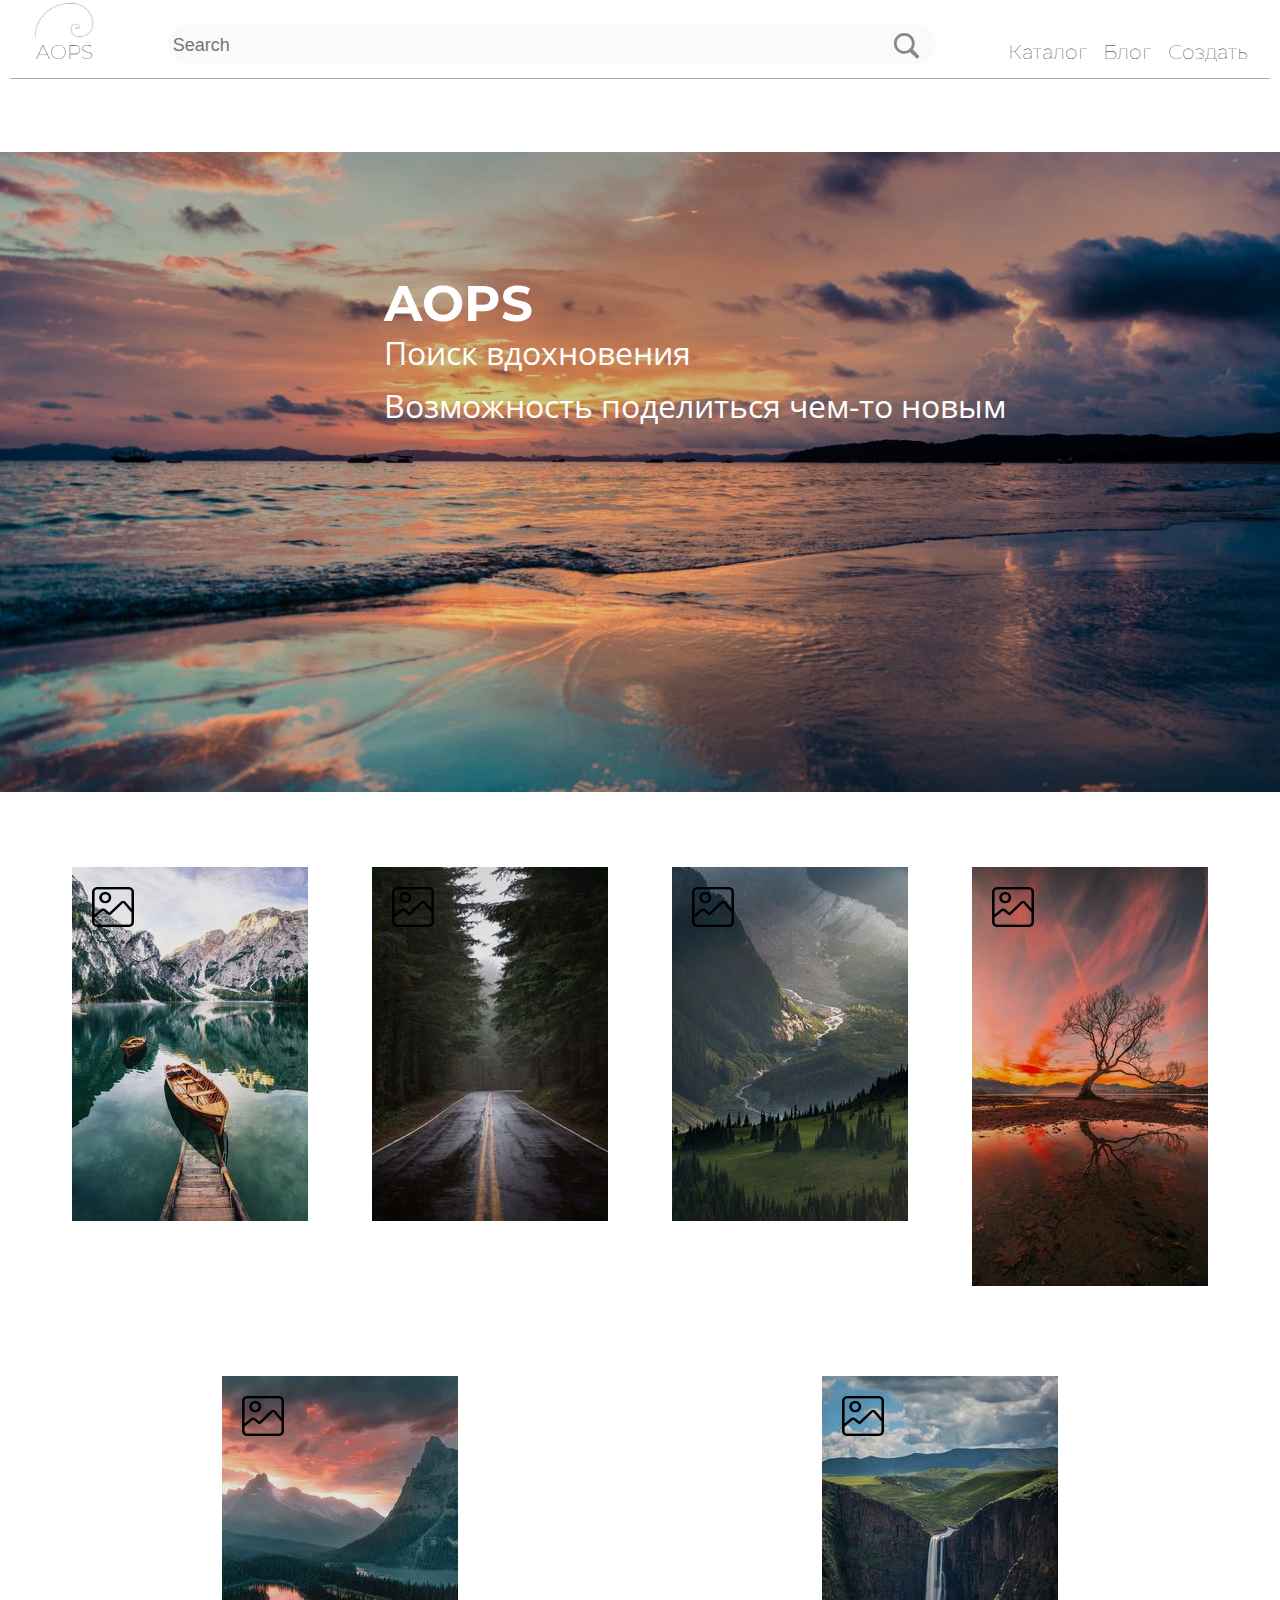
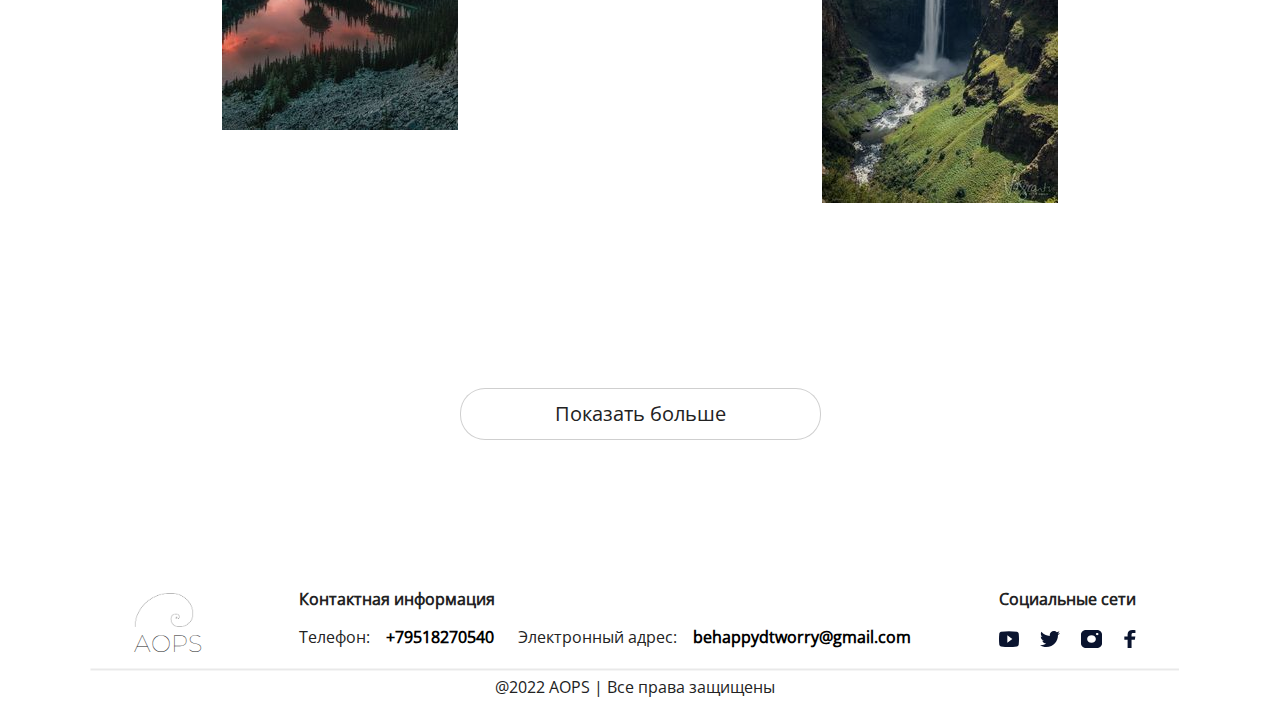
<file: index.html>
<!DOCTYPE HTML>
<html lang="ru">

<head>
	<title>AOPS - upload & download photo simply</title>
	<meta name="viewport" content="width=device-width, initial-scale=1">
	<link rel="stylesheet" href="assets\css\reset.css">
	<link href="assets\css\outlines.css" rel="stylesheet">
	<meta charset="utf-8">
	<link rel="shortcut icon" type="image/jpg" href="assets\imgs\favicon.ico" />
</head>

<body>
	<header class="header">
		<div class="wrapper">
			<div class="header__wrapper">
				<div class="header__top-wrapper">
					<div class="header__logo">
						<a href="index.html" class="logo__link">
							<img src="assets\imgs\logo.png" alt="logo" class="logo__pic">
						</a>
						<br />
						<span class="logo__text">AOPS</span>
					</div>
					<div class="header__search-panel">
						<input type="text" maxlength= "12" placeholder="Search" class="searchbar">
						<img src="assets\imgs\search-glass.svg" alt="search icon" class="button">
					  </div>
					<div class="hamburger-menu">
						<input id="menu__toggle" type="checkbox" />
						<label class="menu__btn" for="menu__toggle">
							<span></span>
						</label>

						<nav class="header__catalog">
							<a class="header__catalog-item" href="catalog.html" id="catalog">Каталог</a>
							<a class="header__catalog-item" href="blog.html" id="blog">Блог</a>
							<a class="header__catalog-item" href="create-post.html" id="create-post">Создать</a>
						</nav>
					</div>
				</div>
			</div>
			<div class="header__border">
			<img src="assets\imgs\lines\header-border.svg" style="width:100%">
			</div>
		</div>
	</header>
	<main class="main">
		<div class="frases">
			<div class="frases-items__wrapper">
				<div class="frases__title">AOPS</div>
				<div class="frases__item">Поиск вдохновения </div>
				<div class="frases__item">Возможность поделиться чем-то новым</div>
			</div>
		</div>
		<div class="main__content-wrapper">
			<div class="galery">
				<div class="galery__item">
					<div style="height: 0;">
						<img src="assets\imgs\image-icon-2.png" alt="img-icn" class="image-icn">
					</div>
					<img src="assets\imgs\homepage\galery-item1.jpg" alt="Осень" class="post-img">
					<a href="" class="post-author">John Curle</a>
					<a href="" class="tag">nature</a>
				</div>

				<div class="galery__item">
					<div style="height: 0;">
						<img src="assets\imgs\image-icon-2.png" alt="img-icn" class="image-icn">
					</div>
					<img src="assets\imgs\homepage\galery-item2.jpg" alt="Осень" class="post-img">
					<a href="" class="post-author">John Curle</a>
					<a href="" class="tag">nature</a>
				</div>

				<div class="galery__item">
					<div style="height: 0;">
						<img src="assets\imgs\image-icon-2.png" alt="img-icn" class="image-icn">
					</div>
					<img src="assets\imgs\homepage\galery-item3.jpg" alt="Осень" class="post-img">
					<a href="" class="post-author">John Curle</a>
					<a href="" class="tag">nature</a>
				</div>

				<div class="galery__item">
					<div style="height: 0;">
						<img src="assets\imgs\image-icon-2.png" alt="img-icn" class="image-icn">
					</div>
					<img src="assets\imgs\homepage\galery-item4.jpg" alt="Осень" class="post-img">
					<a href="" class="post-author">John Curle</a>
					<a href="" class="tag">nature</a>
				</div>

				<div class="galery__item">
					<div style="height: 0;">
						<img src="assets\imgs\image-icon-2.png" alt="img-icn" class="image-icn">
					</div>
					<img src="assets\imgs\homepage\galery-item5.jpg" alt="Осень" class="post-img">
					<a href="" class="post-author">John Curle</a>
					<a href="" class="tag">nature</a>
				</div>

				<div class="galery__item">
					<div style="height: 0;">
						<img src="assets\imgs\image-icon-2.png" alt="img-icn" class="image-icn">
					</div>
					<img src="assets\imgs\homepage\galery-item6.jpg" alt="Осень" class="post-img">
					<a href="" class="post-author">John Curle</a>
					<a href="" class="tag">nature</a>
				</div>

			</div>
			<div class="show-more-btn_wrapper">
				<button class="show-more-btn" onclick="loadFakeImages()">
					<span class="show-more-btn__text">
						Показать больше
					</span>
				</button>
			</div>
		</div>

	</main>
	<footer>
		<div class="footer__first-line">
			<div class="footer__logo">
				<a href="/" class="logo__link">
					<img src="assets\imgs\logo.png" alt="logo" class="logo__pic">
				</a>
				<br />
				<span class="logo__text">AOPS</span>
			</div>
			<div class="contact-us">
				<span class="bold-text">Контактная информация</span>
				<br />
				<br />
				<span class="contact-us__phone">
					Телефон:
					&nbsp;&nbsp;
					<a href="+79518270540"><span class="bold-text">+79518270540</span></a>
					&nbsp;&nbsp;&nbsp;&nbsp;
				</span>
				<span class="contact-us__mail">
					Электронный адрес:
					&nbsp;&nbsp;
					<a href="mailto:behappydtworry@gmail.com"><span
							class="bold-text">behappydtworry@gmail.com</span></a>
				</span>
			</div>
			<div class="socials">
				<span class="socials__title">
					<b class="socials__title__text bold-text">Социальные сети</b>
				</span>
				<br />
				<br />
				<div class="socials__icons">
					<div class="socials__icon">
						<img src="assets\imgs\social-icons\youtube.svg" alt="youtube-link">
					</div>
					<div class="socials__icon">
						<img src="assets\imgs\social-icons\twitter.svg" alt="twitter-link">
					</div>
					<div class="socials__icon">
						<img src="assets\imgs\social-icons\instagram.svg" alt="instagram-link">
					</div>
					<div class="socials__icon">
						<img src="assets\imgs\social-icons\facebook.svg" alt="facebook-link">
					</div>
				</div>
			</div>
			<div class="footer-inner-border">
				<img src="assets\imgs\lines\footer-border.svg">
			</div>
			<div class="rights">
				<span class="rights__inner">
					@2022 AOPS | Все права защищены
				</span>
			</div>
	</footer>
</body>
<script src="assets\scripts\loadNewPosts.js"></script>
<script src="assets\scripts\loadFakeData.js"></script>
</html>
</file>
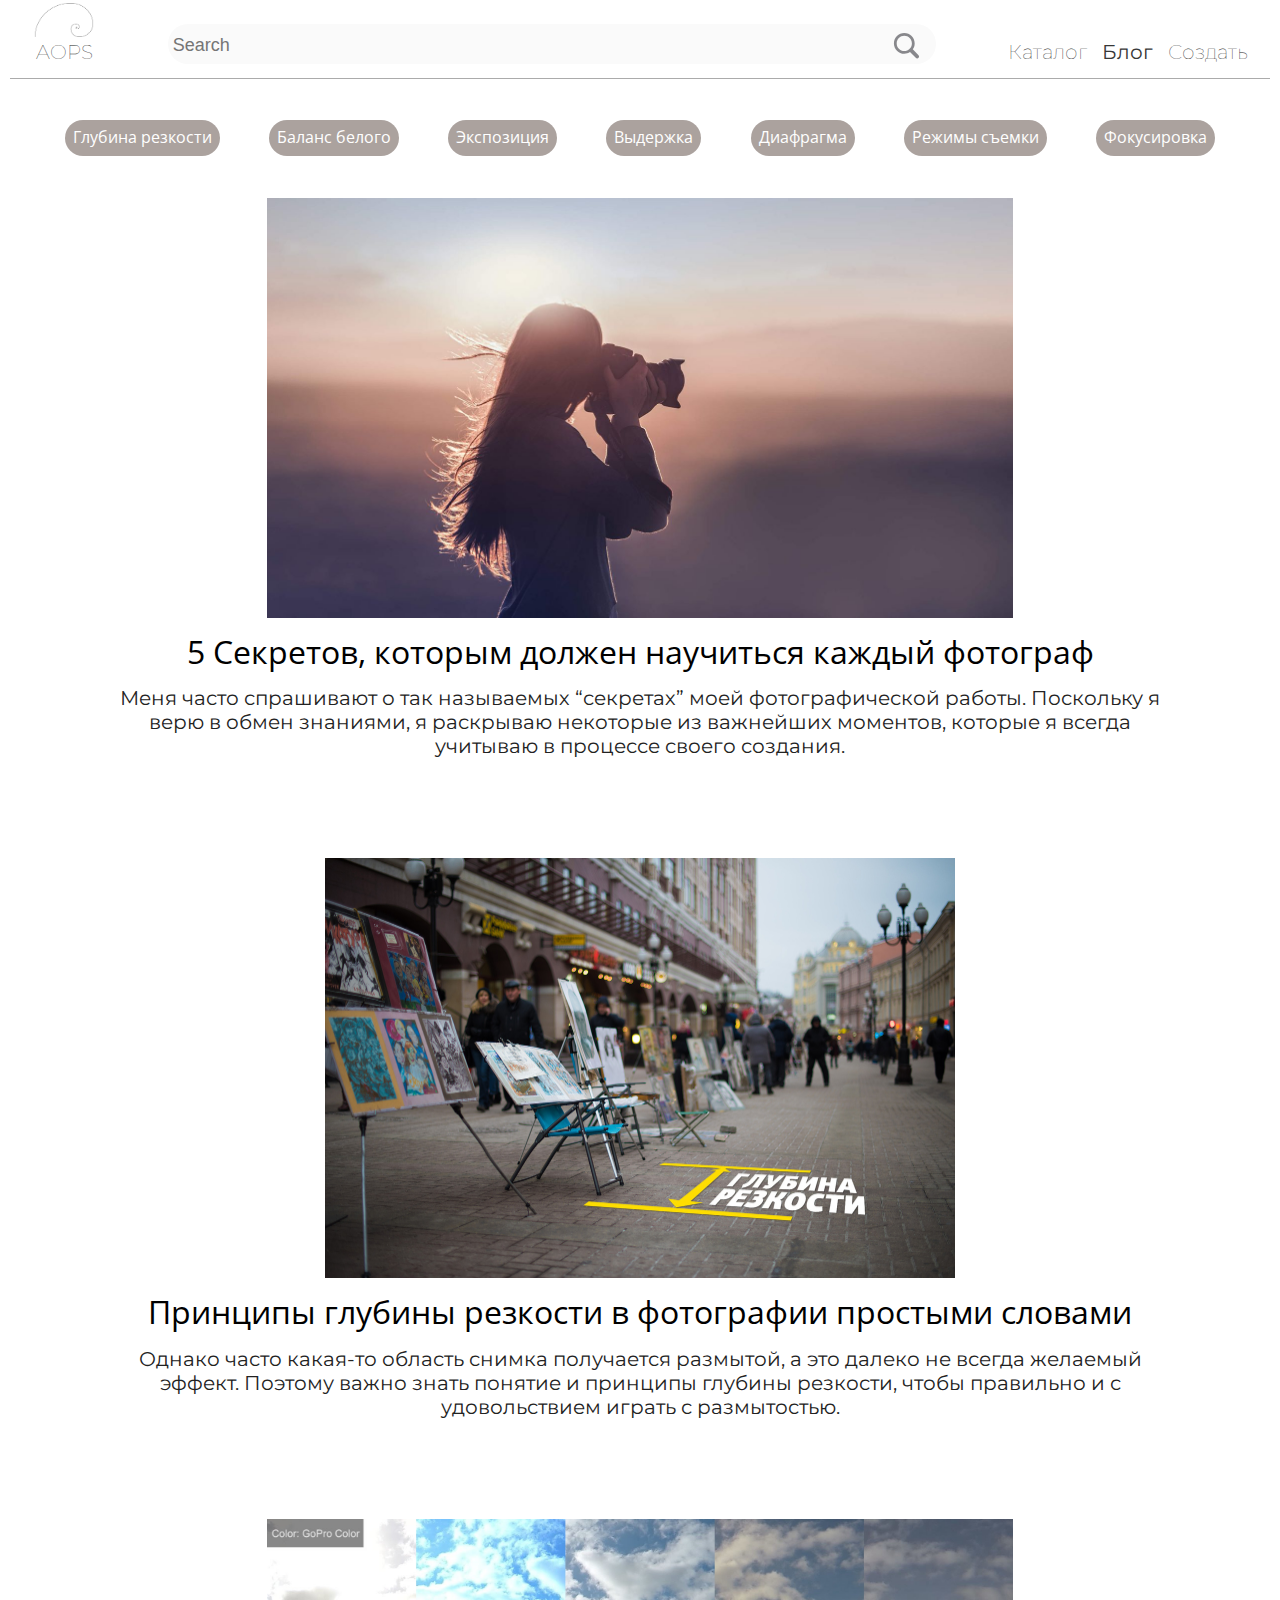
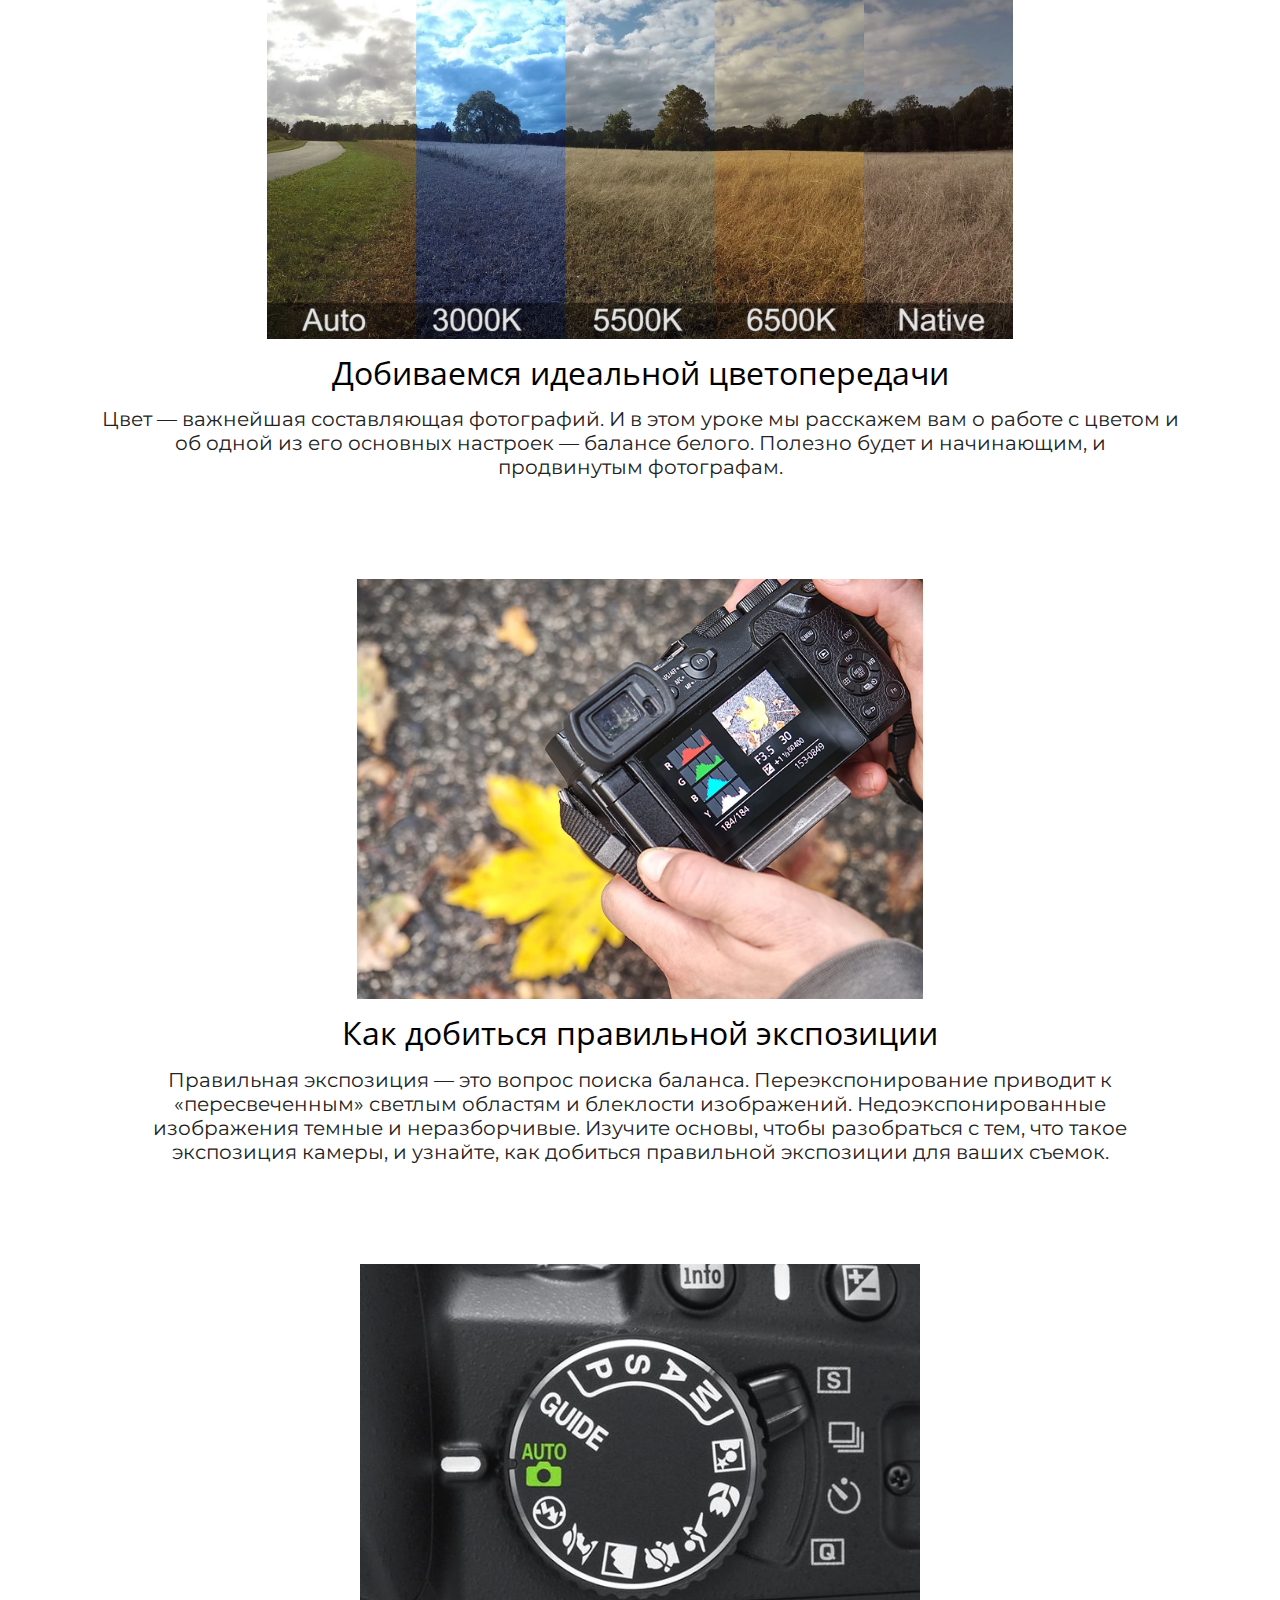
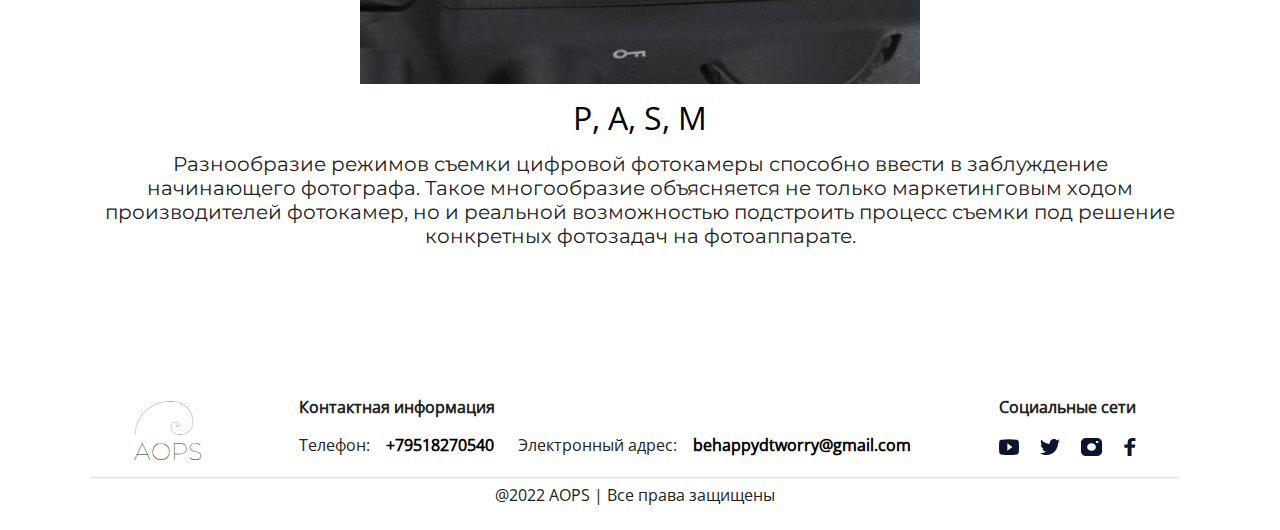
<file: blog.html>
<!DOCTYPE HTML>
<html lang="ru">

<head>
	<title>AOPS - upload & download photo simply</title>
	<meta name="viewport" content="width=device-width">
	<link rel="stylesheet" href="assets\css\reset.css">
	<link rel="stylesheet" href="assets\css\blog\filter.css">
	<link rel="stylesheet" href="assets\css\blog\article.css">
	<link rel="stylesheet" href="assets\css\outlines.css">
	<meta charset="utf-8">
	<script src="assets\scripts\detectPage.js"></script>
	<link rel="shortcut icon" type="image/jpg" href="assets\imgs\favicon.ico" />
</head>

<body>
	<header class="header">
		<div class="wrapper">
			<div class="header__wrapper">
				<div class="header__top-wrapper">
					<div class="header__logo">
						<a href="index.html" class="logo__link">
							<img src="assets\imgs\logo.png" alt="logo" class="logo__pic">
						</a>
						<br />
						<span class="logo__text">AOPS</span>
					</div>
					<div class="header__search-panel">
						<input type="text" maxlength= "12" placeholder="Search" class="searchbar">
						<img src="assets\imgs\search-glass.svg" alt="search icon" class="button">
					  </div>
					<div class="hamburger-menu">
						<input id="menu__toggle" type="checkbox" />
						<label class="menu__btn" for="menu__toggle">
							<span></span>
						</label>

						<nav class="header__catalog">
							<a class="header__catalog-item" href="catalog.html" id="catalog">Каталог</a>
							<a class="header__catalog-item" href="blog.html" id="blog">Блог</a>
							<a class="header__catalog-item" href="create-post.html" id="create-post">Создать</a>
						</nav>
					</div>
				</div>
			</div>
			<div class="header__border">
			<img src="assets\imgs\lines\header-border.svg" style="width:100%">
			</div>
		</div>
	</header>
	<main class="main">
        <div class="main__content-wrapper">
            <div class="filters">
                <div class="filter">Глубина резкости</div>
                <div class="filter">Баланс белого</div>
                <div class="filter">Экспозиция</div>
                <div class="filter">Выдержка</div>
                <div class="filter">Диафрагма</div>
                <div class="filter">Режимы съемки</div>
                <div class="filter">Фокусировка</div>
            </div>
            <div class="articles">
                <div class="article">
                    <img class="article__img" src="assets\imgs\blog\first_blog_img.jfif"></img>
                    <a class="article__title font-title" href="/">5 Секретов, которым должен научиться каждый фотограф</a>
                    <div class="article__description font-description">Меня часто спрашивают о так называемых “секретах” моей
                         фотографической работы. Поскольку я верю в обмен знаниями, я раскрываю некоторые из важнейших
                          моментов, которые я всегда учитываю в процессе своего создания.</div>
                </div>
                <div class="article">
                    <img class="article__img" src="assets\imgs\blog\grip.jpg"></img>
                    <a class="article__title font-title">Принципы глубины резкости в фотографии простыми словами</a>
                    <div class="article__description font-description">Однако часто какая-то область снимка получается размытой, а это далеко
						 не всегда желаемый эффект. Поэтому важно знать понятие и принципы глубины резкости, чтобы правильно
						и с удовольствием играть с размытостью.
					</div>
                </div>
				<div class="article">
                    <img class="article__img" src="assets\imgs\blog\kak-rabotaet-avtomaticheskij-balans-belogo.jpg"></img>
                    <a class="article__title font-title">Добиваемся идеальной цветопередачи</a>
                    <div class="article__description font-description">
						Цвет — важнейшая составляющая фотографий. И в этом уроке мы расскажем вам о работе с 
						цветом и об одной из его основных настроек — балансе белого. Полезно будет и начинающим, и продвинутым фотографам.
					</div>
                </div>
                <div class="article">
                    <img class="article__img" src="assets\imgs\blog\exposure-in-photography.avif"></img>
                    <a class="article__title font-title">Как добиться правильной экспозиции</a>
                    <div class="article__description font-description">
						Правильная экспозиция — это вопрос поиска баланса. Переэкспонирование приводит к
						 «пересвеченным» светлым областям и блеклости изображений. Недоэкспонированные изображения
						  темные и неразборчивые. Изучите основы, чтобы разобраться с тем, что такое экспозиция
						   камеры, и узнайте, как добиться правильной экспозиции для ваших съемок.
					</div>
                </div>
                <div class="article">
                    <img class="article__img" src="assets\imgs\blog\regimisyemki1.jpg"></img>
                    <a class="article__title font-title">P, A, S, M</a>
                    <div class="article__description font-description">Разнообразие режимов съемки цифровой фотокамеры способно
						 ввести в заблуждение начинающего фотографа. Такое многообразие объясняется не только
						  маркетинговым ходом производителей фотокамер, но и реальной возможностью подстроить
						   процесс съемки под решение конкретных фотозадач на фотоаппарате.</div>
                </div>
            </div>
        </div>
	</main>
	<footer>
		<div class="footer__first-line">
			<div class="footer__logo">
				<a href="/" class="logo__link">
					<img src="assets\imgs\logo.png" alt="logo" class="logo__pic">
				</a>
				<br />
				<span class="logo__text">AOPS</span>
			</div>
			<div class="contact-us">
				<span class="bold-text">Контактная информация</span>
				<br />
				<br />
				<span class="contact-us__phone">
					Телефон:
					&nbsp;&nbsp;
					<a href="+79518270540"><span class="bold-text">+79518270540</span></a>
					&nbsp;&nbsp;&nbsp;&nbsp;
				</span>
				<span class="contact-us__mail">
					Электронный адрес:
					&nbsp;&nbsp;
					<a href="mailto:behappydtworry@gmail.com"><span
							class="bold-text">behappydtworry@gmail.com</span></a>
				</span>
			</div>
			<div class="socials">
				<span class="socials__title">
					<b class="socials__title__text bold-text">Социальные сети</b>
				</span>
				<br />
				<br />
				<div class="socials__icons">
					<div class="socials__icon">
						<img src="assets\imgs\social-icons\youtube.svg" alt="youtube-link">
					</div>
					<div class="socials__icon">
						<img src="assets\imgs\social-icons\twitter.svg" alt="twitter-link">
					</div>
					<div class="socials__icon">
						<img src="assets\imgs\social-icons\instagram.svg" alt="instagram-link">
					</div>
					<div class="socials__icon">
						<img src="assets\imgs\social-icons\facebook.svg" alt="facebook-link">
					</div>
				</div>
			</div>
			<div class="footer-inner-border">
				<img src="assets\imgs\lines\footer-border.svg">
			</div>
			<div class="rights">
				<span class="rights__inner">
					@2022 AOPS | Все права защищены
				</span>
			</div>
	</footer>
</body>

</html>
</file>
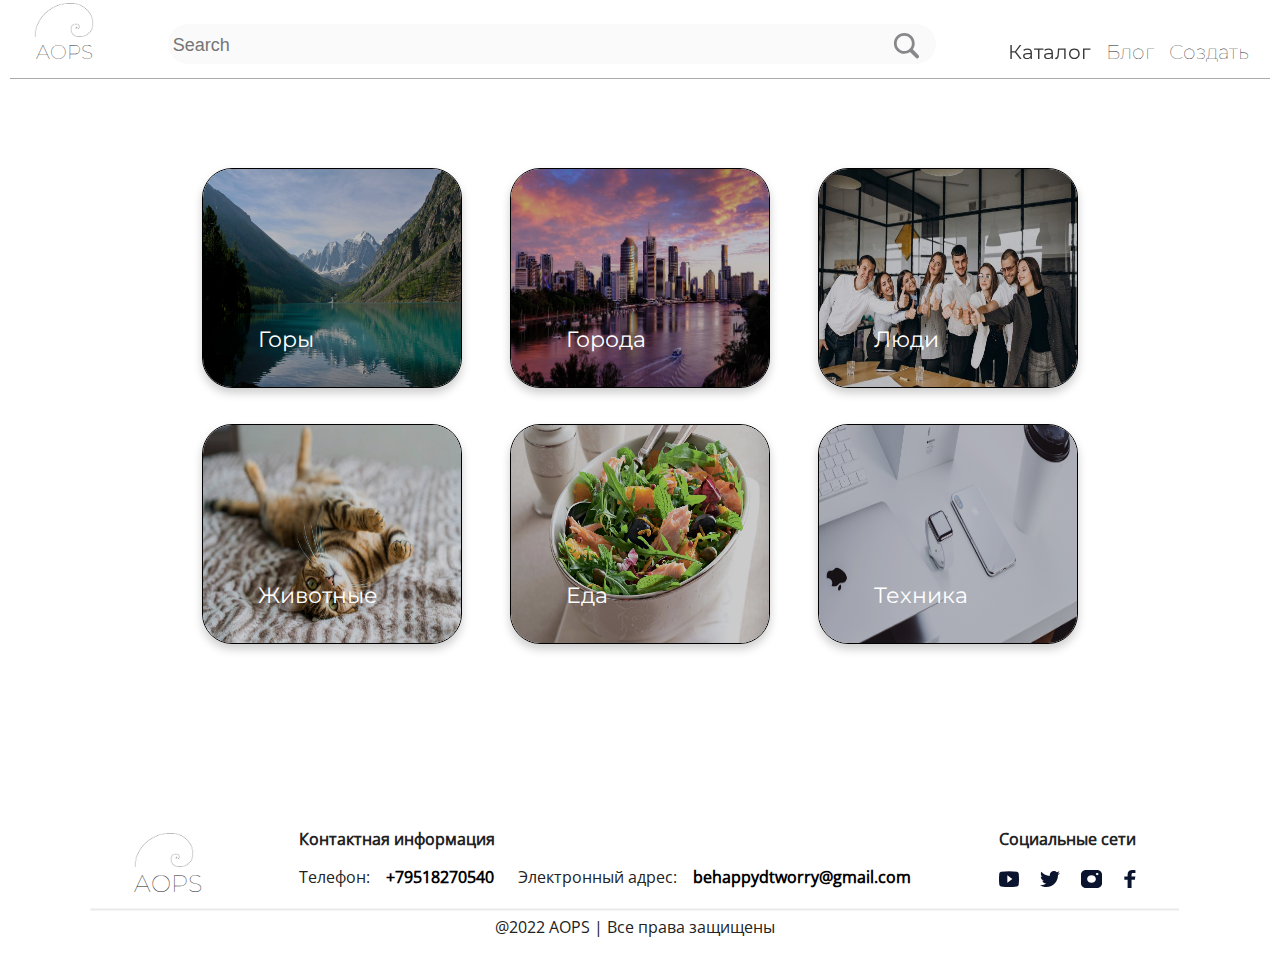
<file: catalog.html>
<!DOCTYPE HTML>
<html lang="ru">

<head>
	<title>AOPS - upload & download photo simply</title>
	<meta name="viewport" content="width=device-width">
	<link rel="stylesheet" href="assets\css\reset.css">
	<link rel="stylesheet" href="assets\css\outlines.css">
	<link rel="stylesheet" href="assets\css\catalog\categories.css">
	<meta charset="utf-8">
	<script src="assets\scripts\detectPage.js"></script>
	<link rel="shortcut icon" type="image/jpg" href="assets\imgs\favicon.ico" />
</head>

<body>
	<header class="header">
		<div class="wrapper">
			<div class="header__wrapper">
				<div class="header__top-wrapper">
					<div class="header__logo">
						<a href="index.html" class="logo__link">
							<img src="assets\imgs\logo.png" alt="logo" class="logo__pic">
						</a>
						<br />
						<span class="logo__text">AOPS</span>
					</div>
					<div class="header__search-panel">
						<input type="text" maxlength= "12" placeholder="Search" class="searchbar">
						<img src="assets\imgs\search-glass.svg" alt="search icon" class="button">
					  </div>
					<div class="hamburger-menu">
						<input id="menu__toggle" type="checkbox" />
						<label class="menu__btn" for="menu__toggle">
							<span></span>
						</label>

						<nav class="header__catalog">
							<a class="header__catalog-item" href="catalog.html" id="catalog">Каталог</a>
							<a class="header__catalog-item" href="blog.html" id="blog">Блог</a>
							<a class="header__catalog-item" href="create-post.html" id="create-post">Создать</a>
						</nav>
					</div>
				</div>
			</div>
			<div class="header__border">
			<img src="assets\imgs\lines\header-border.svg" style="width:100%">
			</div>
		</div>
	</header>
	<main class="main">
		<div class="main__content-wrapper">
            <div class="categories">
                <a href="" class="category">
                    <img src="assets\imgs\categories\Altai-.jpg" alt="" class="category__img">
                    <span class="category__title font-title">Горы</span>
                </a>
                <a href="" class="category">
                    <img src="assets\imgs\categories\city.jpg" alt="" class="category__img">
                    <span class="category__title font-title">Города</span>
                </a>
                <a href="" class="category">
                    <img src="assets\imgs\categories\people.jfif" alt="" class="category__img">
                    <span class="category__title font-title">Люди</span>
                </a>
                <a href="" class="category">
                    <img src="assets\imgs\categories\cats.jpg" alt="" class="category__img">
                    <span class="category__title font-title">Животные</span>
                </a>
                <a href="" class="category">
                    <img src="assets\imgs\categories\food.jfif" alt="" class="category__img">
                    <span class="category__title font-title">Еда</span></a>
                <a href="" class="category">
                    <img src="assets\imgs\categories\tech.jpg" alt="" class="category__img">
                    <span class="category__title font-title">Техника</span>
                </a>
            </div>
        </div>
    </main>
	<footer>
		<div class="footer__first-line">
			<div class="footer__logo">
				<a href="/" class="logo__link">
					<img src="assets\imgs\logo.png" alt="logo" class="logo__pic">
				</a>
				<br />
				<span class="logo__text">AOPS</span>
			</div>
			<div class="contact-us">
				<span class="bold-text">Контактная информация</span>
				<br />
				<br />
				<span class="contact-us__phone">
					Телефон:
					&nbsp;&nbsp;
					<a href="+79518270540"><span class="bold-text">+79518270540</span></a>
					&nbsp;&nbsp;&nbsp;&nbsp;
				</span>
				<span class="contact-us__mail">
					Электронный адрес:
					&nbsp;&nbsp;
					<a href="mailto:behappydtworry@gmail.com"><span
							class="bold-text">behappydtworry@gmail.com</span></a>
				</span>
			</div>
			<div class="socials">
				<span class="socials__title">
					<b class="socials__title__text bold-text">Социальные сети</b>
				</span>
				<br />
				<br />
				<div class="socials__icons">
					<div class="socials__icon">
						<img src="assets\imgs\social-icons\youtube.svg" alt="youtube-link">
					</div>
					<div class="socials__icon">
						<img src="assets\imgs\social-icons\twitter.svg" alt="twitter-link">
					</div>
					<div class="socials__icon">
						<img src="assets\imgs\social-icons\instagram.svg" alt="instagram-link">
					</div>
					<div class="socials__icon">
						<img src="assets\imgs\social-icons\facebook.svg" alt="facebook-link">
					</div>
				</div>
			</div>
			<div class="footer-inner-border">
				<img src="assets\imgs\lines\footer-border.svg">
			</div>
			<div class="rights">
				<span class="rights__inner">
					@2022 AOPS | Все права защищены
				</span>
			</div>
	</footer>
</body>

</html>
</file>
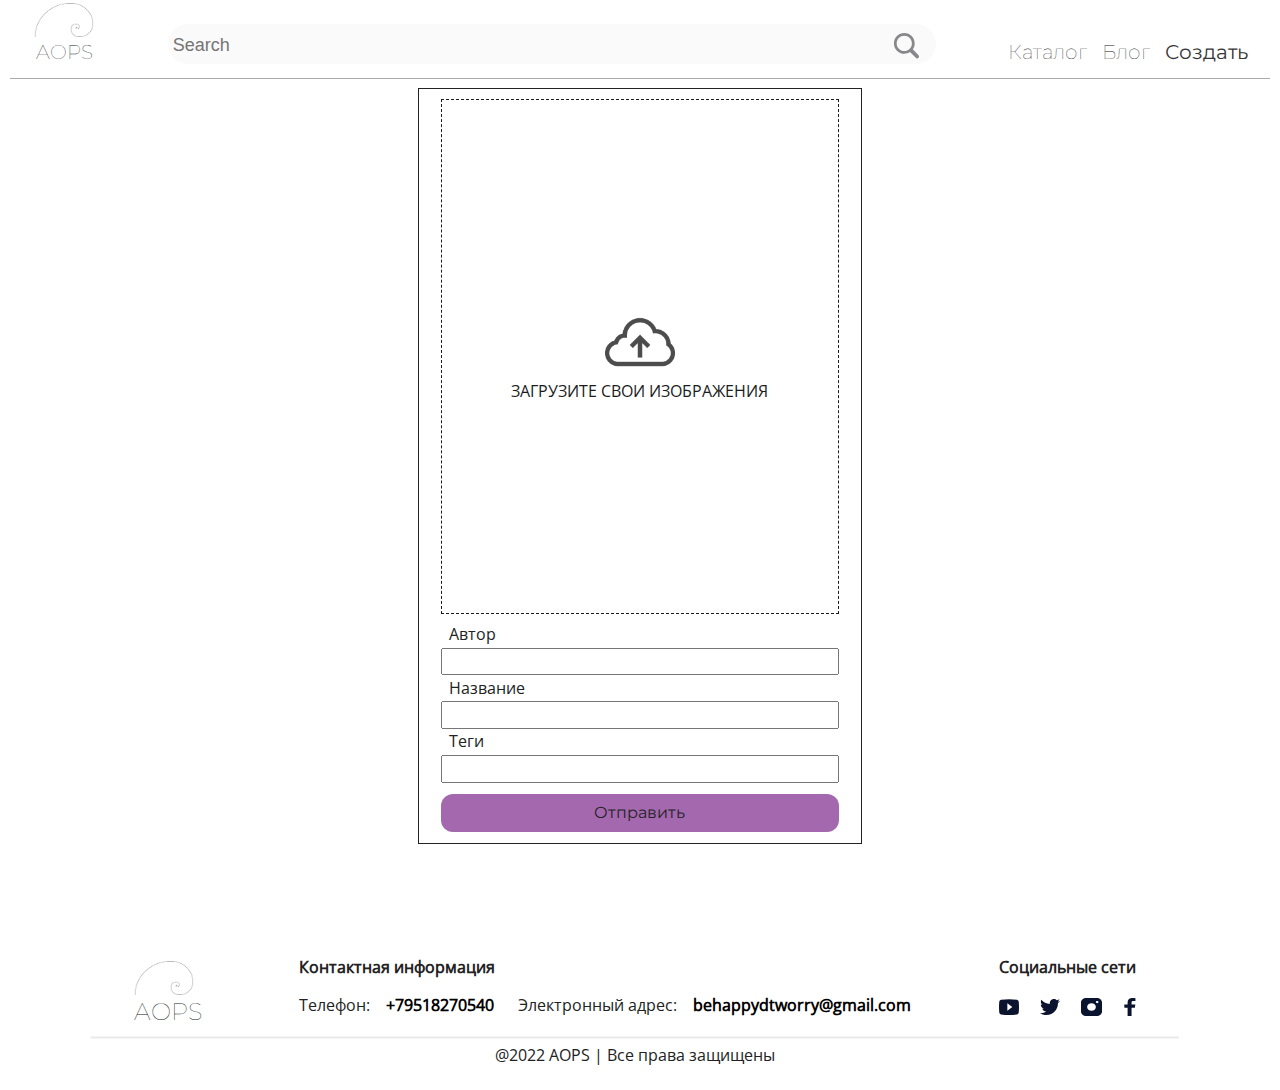
<file: create-post.html>
<!DOCTYPE HTML>
<html lang="ru">

<head>
	<title>AOPS - upload & download photo simply</title>
	<meta name="viewport" content="width=device-width">
	<link rel="stylesheet" href="assets\css\reset.css">
	<link href="assets\css\outlines.css" rel="stylesheet">
	<link href="assets\css\create-post.css" rel="stylesheet">
	<meta charset="utf-8">
	<link rel="shortcut icon" type="image/jpg" href="assets\imgs\favicon.ico" />
    <script src="assets\scripts\detectPage.js"></script>
</head>

<body>
	<header class="header">
		<div class="wrapper">
			<div class="header__wrapper">
				<div class="header__top-wrapper">
					<div class="header__logo">
						<a href="index.html" class="logo__link">
							<img src="assets\imgs\logo.png" alt="logo" class="logo__pic">
						</a>
						<br />
						<span class="logo__text">AOPS</span>
					</div>
					<div class="header__search-panel">
						<input type="text" maxlength= "12" placeholder="Search" class="searchbar">
						<img src="assets\imgs\search-glass.svg" alt="search icon" class="button">
					  </div>
					<div class="hamburger-menu">
						<input id="menu__toggle" type="checkbox" />
						<label class="menu__btn" for="menu__toggle">
							<span></span>
						</label>

						<nav class="header__catalog">
							<a class="header__catalog-item" href="catalog.html" id="catalog">Каталог</a>
							<a class="header__catalog-item" href="blog.html" id="blog">Блог</a>
							<a class="header__catalog-item" href="create-post.html" id="create-post">Создать</a>
						</nav>
					</div>
				</div>
			</div>
			<div class="header__border">
			<img src="assets\imgs\lines\header-border.svg" style="width:100%">
			</div>
		</div>
	</header>
    <main class="main" style="height: 80vh;">
		<div class="main__content-wrapper">
			<form class="create-post-container" id="post_form">
				<label id="custom-file-upload">
					<!-- Choose images to upload (PNG, JPG) -->
					<input type="file" id="post_image" name="post_image" accept="image/*"
					onchange="handleFiles(this.files)"
					multiple>
					<img src="assets\imgs\cloud.png" alt="" width="80px" height="80px" style="opacity: 0.7;">
					<div class="custom-file-upload__text">Загрузите свои изображения</div>
					<div id="gallery"></div>
				</label>
				<label for="autor_name" class="post-for-item">Автор</label>
				<input type="text" id="autor_name" name="autor_name" required>
				<label for="post_title" class="post-for-item">Название</label>
				<input type="text" id="post_title" name="post_title" required>
				<label for="post_tags" class="post-for-item">Теги</label>
				<input type="text" id="post_tags" name="post_tags" required>
				<input type="submit" value="Отправить" id="post-submit">
			</form>
        </div>
	</main>
    <footer>
		<div class="footer__first-line">
			<div class="footer__logo">
				<a href="/" class="logo__link">
					<img src="assets\imgs\logo.png" alt="logo" class="logo__pic">
				</a>
				<br />
				<span class="logo__text">AOPS</span>
			</div>
			<div class="contact-us">
				<span class="bold-text">Контактная информация</span>
				<br />
				<br />
				<span class="contact-us__phone">
					Телефон:
					&nbsp;&nbsp;
					<a href="+79518270540"><span class="bold-text">+79518270540</span></a>
					&nbsp;&nbsp;&nbsp;&nbsp;
				</span>
				<span class="contact-us__mail">
					Электронный адрес:
					&nbsp;&nbsp;
					<a href="mailto:behappydtworry@gmail.com"><span
							class="bold-text">behappydtworry@gmail.com</span></a>
				</span>
			</div>
			<div class="socials">
				<span class="socials__title">
					<b class="socials__title__text bold-text">Социальные сети</b>
				</span>
				<br />
				<br />
				<div class="socials__icons">
					<div class="socials__icon">
						<img src="assets\imgs\social-icons\youtube.svg" alt="youtube-link">
					</div>
					<div class="socials__icon">
						<img src="assets\imgs\social-icons\twitter.svg" alt="twitter-link">
					</div>
					<div class="socials__icon">
						<img src="assets\imgs\social-icons\instagram.svg" alt="instagram-link">
					</div>
					<div class="socials__icon">
						<img src="assets\imgs\social-icons\facebook.svg" alt="facebook-link">
					</div>
				</div>
			</div>
			<div class="footer-inner-border">
				<img src="assets\imgs\lines\footer-border.svg">
			</div>
			<div class="rights">
				<span class="rights__inner">
					@2022 AOPS | Все права защищены
				</span>
			</div>
	</footer>
</body>
<script src="assets\scripts\drug&drop.js"></script>
<script src="assets\scripts\formHandle.js"></script>
</html>
</file>
